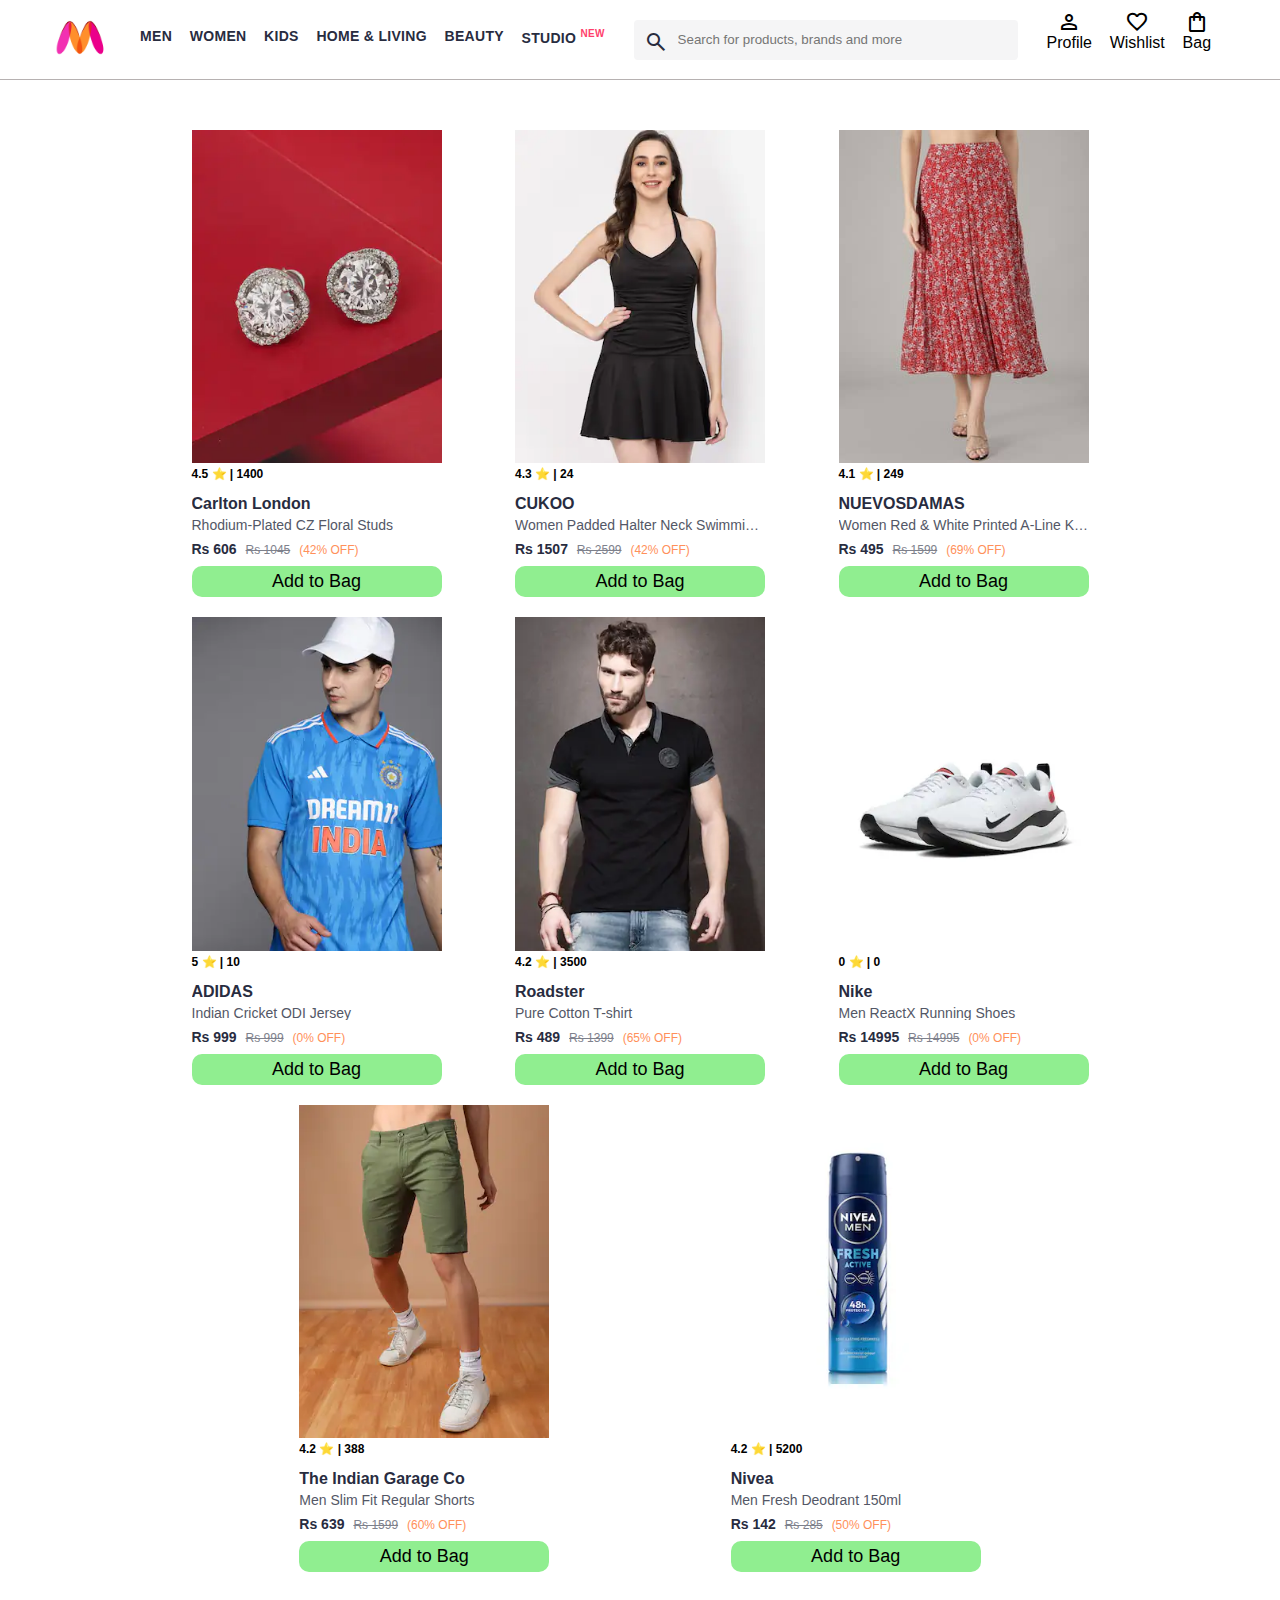
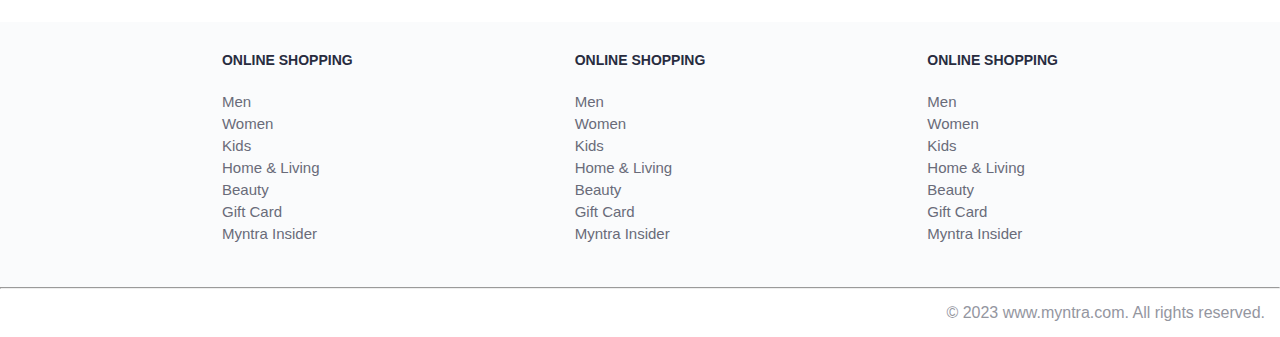
<file: 4 Myntra Functional Clone/index.html>
<!DOCTYPE html>
<html lang="en">
<head>
    <title>Myntra Functional Clone</title>
    <link rel="stylesheet" href="css/index.css">
    <link rel="stylesheet" href="https://fonts.googleapis.com/css2?family=Material+Symbols+Outlined:opsz,wght,FILL,GRAD@20..48,100..700,0..1,-50..200" />
</head>
<body>
    <header>
        <div class="logo_container">
            <a href="#"><img class="myntra_home" src="images/myntra_logo.webp" alt="Myntra Home"></a>
        </div>
        <nav class="nav_bar">
            <a href="#">Men</a>
            <a href="#">Women</a>
            <a href="#">Kids</a>
            <a href="#">Home & Living</a>
            <a href="#">Beauty</a>
            <a href="#">Studio <sup>New</sup></a>
        </nav>
        <div class="search_bar">
            <span class="material-symbols-outlined search_icon">search</span>
            <input class="search_input" placeholder="Search for products, brands and more">
        </div>
        <div class="action_bar">
            <div class="action_container">
                <span class="material-symbols-outlined action_icon">person</span>
                <span class="action_name">Profile</span>
            </div>

            <div class="action_container">
                <span class="material-symbols-outlined action_icon">favorite</span>
                <span class="action_name">Wishlist</span>
            </div>

            <a class="action_container" href="pages/bag.html">
                <span class="material-symbols-outlined action_icon">shopping_bag</span>
                <span class="action_name">Bag</span>
                <span class="bag-item-count">0</span>
            </a>
        </div>
    </header>
    <main>
        <div class="items-container">
        </div>
    </main>
    <footer>
        <div class="footer_container">
            <div class="footer_column">
                <h3>ONLINE SHOPPING</h3>

                <a href="#">Men</a>
                <a href="#">Women</a>
                <a href="#">Kids</a>
                <a href="#">Home & Living</a>
                <a href="#">Beauty</a>
                <a href="#">Gift Card</a>
                <a href="#">Myntra Insider</a>
            </div>

            <div class="footer_column">
                <h3>ONLINE SHOPPING</h3>

                <a href="#">Men</a>
                <a href="#">Women</a>
                <a href="#">Kids</a>
                <a href="#">Home & Living</a>
                <a href="#">Beauty</a>
                <a href="#">Gift Card</a>
                <a href="#">Myntra Insider</a>
            </div>

            <div class="footer_column">
                <h3>ONLINE SHOPPING</h3>

                <a href="#">Men</a>
                <a href="#">Women</a>
                <a href="#">Kids</a>
                <a href="#">Home & Living</a>
                <a href="#">Beauty</a>
                <a href="#">Gift Card</a>
                <a href="#">Myntra Insider</a>
            </div>
        </div>
        <hr>

        <div class="copyright">
            © 2023 www.myntra.com. All rights reserved.
        </div>
    </footer>
    <script src="data/items.js"></script>
    <script src="scripts/index.js"></script>
</body>
</html>
</file>
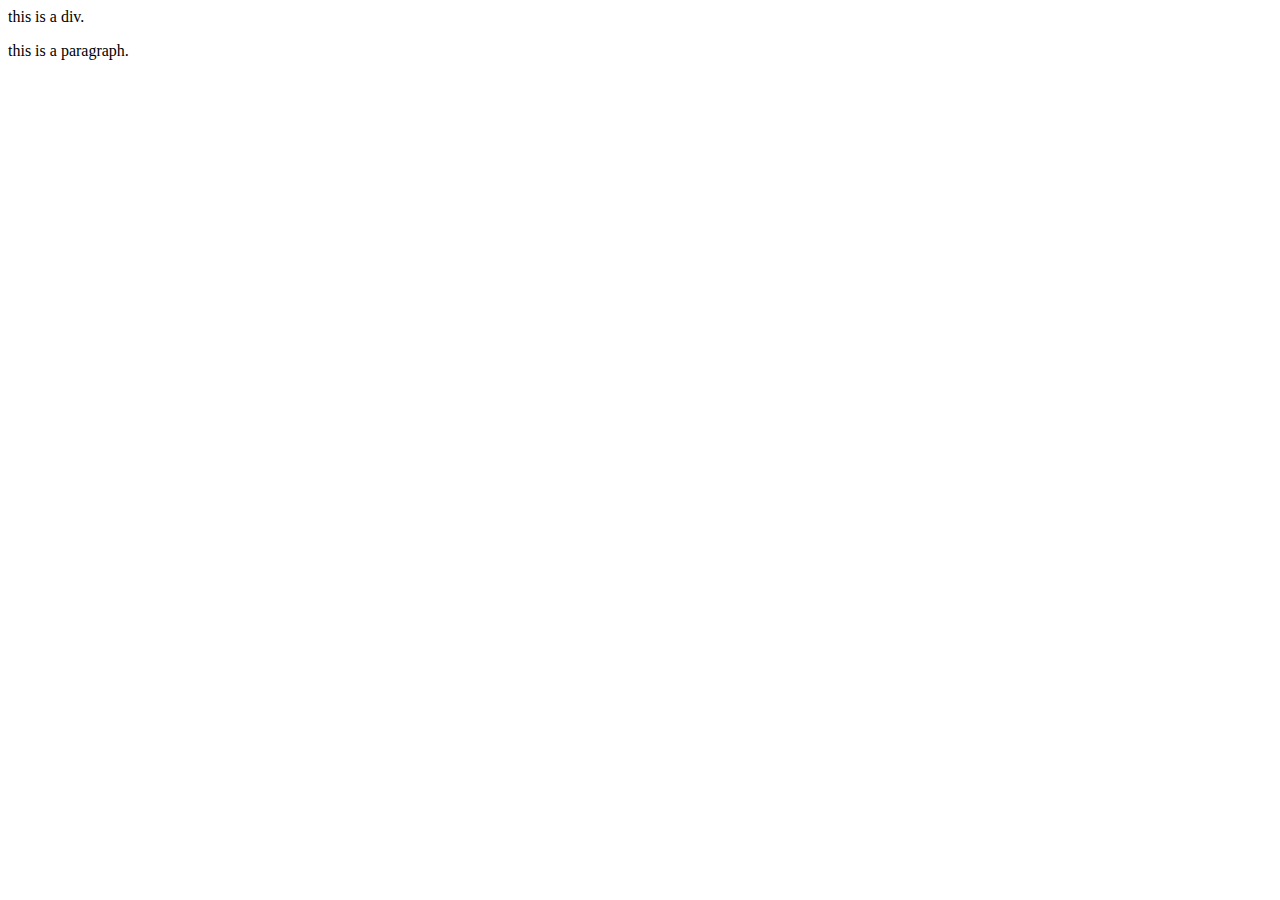
<file: 7.Chapter/index.html>
<!DOCTYPE html>
<html lang="en">

<head>
    <meta charset="UTF-8">
    <meta name="viewport" content="width=device-width, initial-scale=1.0">
    <title>Dom part 2</title>
    <link rel="stylesheet" href="style.css">
</head>

<body>

    <div id="box">this is a div.</div>
    <p class="para"> this is a paragraph.</p>




    <script src="script.js"></script>
</body>

</html>
</file>
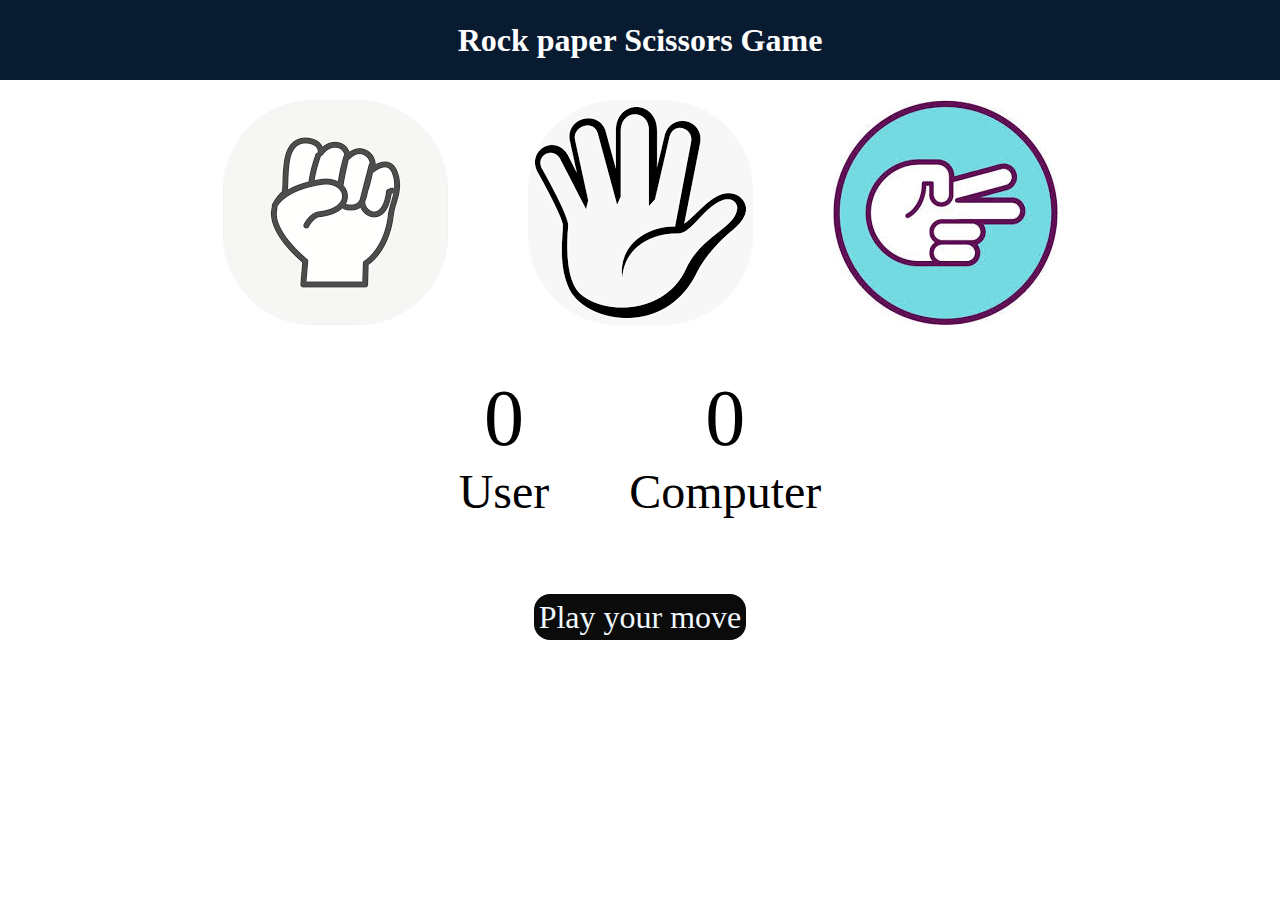
<file: 9.Chapter/index.html>
<!DOCTYPE html>
<html lang="en">

<head>
    <meta charset="UTF-8">
    <meta name="viewport" content="width=device-width, initial-scale=1.0">
    <title>Rock Paper Scissors Game</title>
    <link rel="stylesheet" href="style.css">
</head>

<body>
    <h1>Rock paper Scissors Game</h1>
    <div class="choices">
        <div class="choice" id="rock">
            <img name="rock" src="image/rock.png" alt="">
        </div>
        <div class="choice" id="paper">
            <img name="paper" src="image/paper.png" alt="">
        </div>
        <div class="choice" id="scissors">
            <img name="scissor" src="image/scissors.jpeg" alt="">
        </div>
    </div>

    <div class="score_board">
        <div class="score">
            <p id="user-score">0</p>
            <p>User</p>
        </div>
        <div class="computer-score">
            <p id="computer-score">0</p>
            <p>Computer</p>
        </div>
    </div>

    <div class="msg-container">
        <p id="msg">Play your move</p>
    </div>




    <script src="script.js"></script>
</body>

</html>
</file>
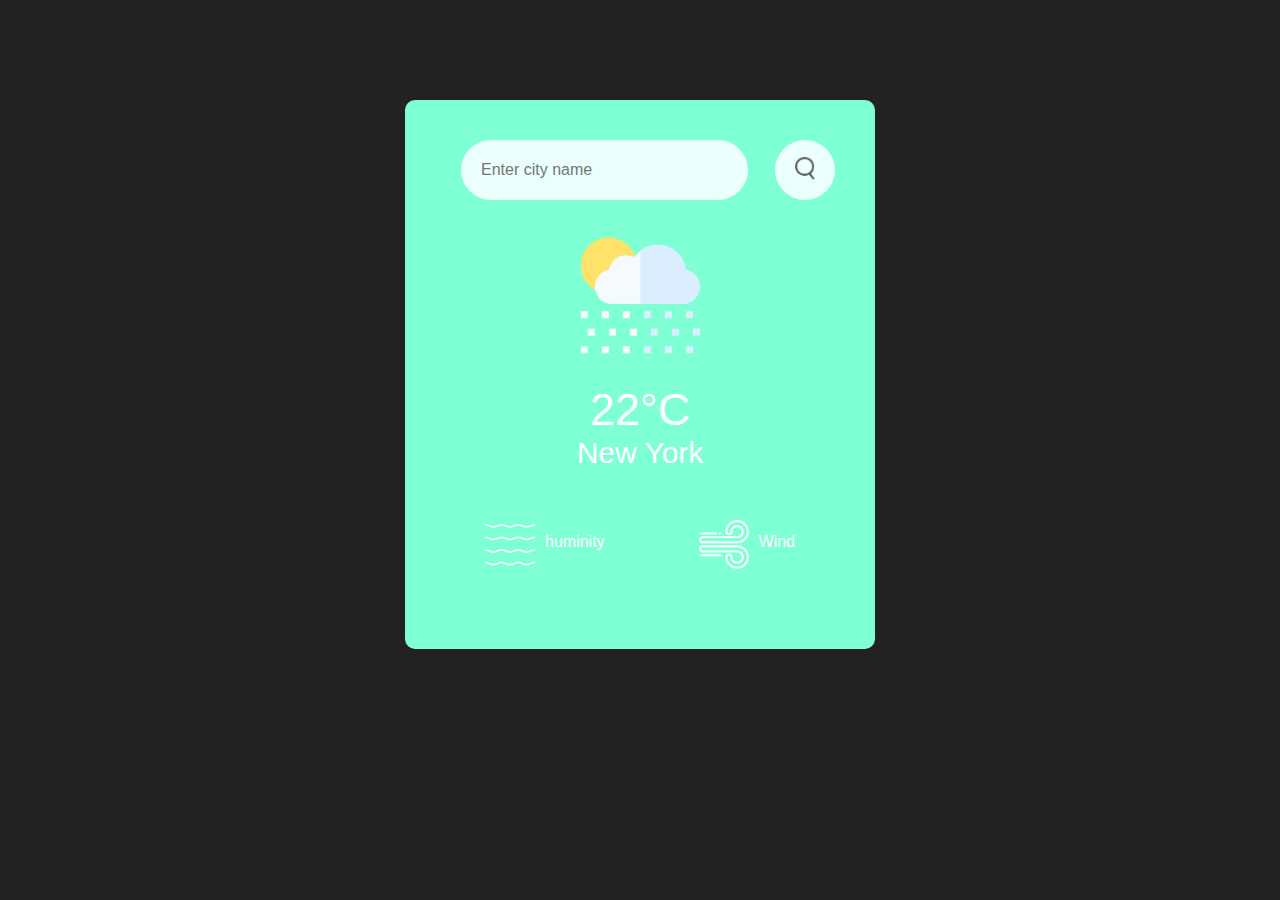
<file: Project I/index.html>
<!DOCTYPE html>
<html lang="en">

<head>
    <meta charset="UTF-8">
    <meta name="viewport" content="width=device-width, initial-scale=1.0">
    <title>Weather App</title>
    <link rel="stylesheet" href="./style.css">
</head>

<body>
    <div class="card">
        <div class="search">
            <input type="text" placeholder="Enter city name" spellcheck="false">
            <button><img src="./img/search.png"></button>
        </div>
        <div class="weather">
            <img src="./img/rain.png" class="weather-icon">
            <h1 class="temp">22°C</h1>
            <h2 class="city">New York</h2>
            <div class="details">
                <div class="col">
                    <img src="./img/humidity.png" alt="">
                    <div>
                        <p class="huminity"></p>
                        <p>huminity</p>
                    </div>
                </div>
                <div class="col">
                    <img src="./img/wind.png" alt="">
                    <div>
                        <p class="wind"></p>
                        <p>Wind</p>
                    </div>
                </div>

            </div>
        </div>

    </div>


    <script src="./script.js"></script>
</body>

</html>
</file>
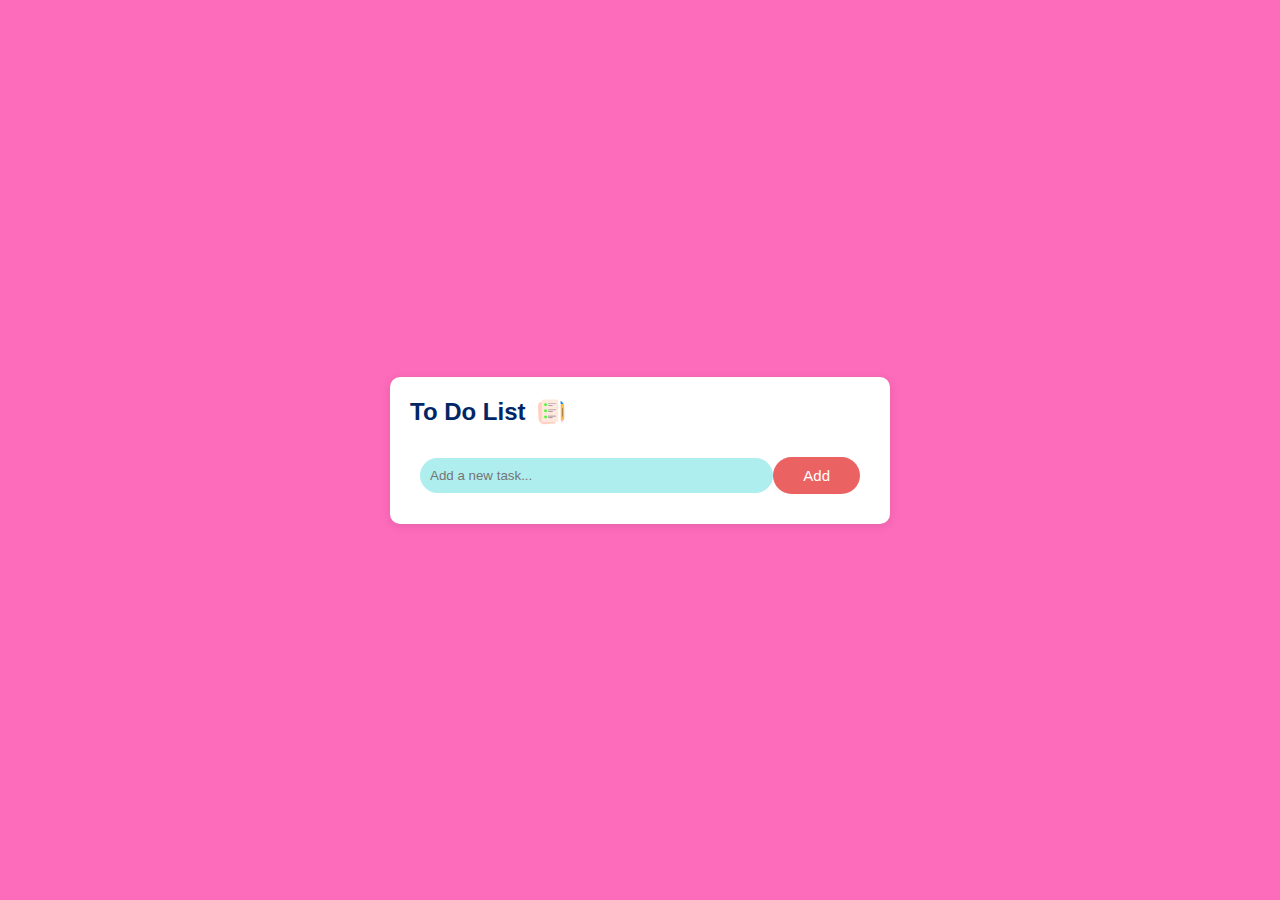
<file: Project II/index.html>
<!DOCTYPE html>
<html lang="en">
<head>
    <meta charset="UTF-8">
    <meta name="viewport" content="width=device-width, initial-scale=1.0">
    <title>To Do list </title>
    <link rel="stylesheet" href="style.css">
</head>
<body>
    <div class="container">
        <div class="to-do-app">
             <h2>To Do List <img src="image/icon.png" alt=""></h2>
             <div class="row">
                <input type="text" id="input" placeholder="Add a new task...">
                <button onclick="addTask();">Add</button>
             </div>

             <ul id="list-container">
                <!-- <li class="checked">task1</li>
                <li>task2</li>
                <li>task3</li>
             </ul> -->
        </div>
        
        
    </div>
    
    <script src="script.js"></script>
</body>
</html>
</file>
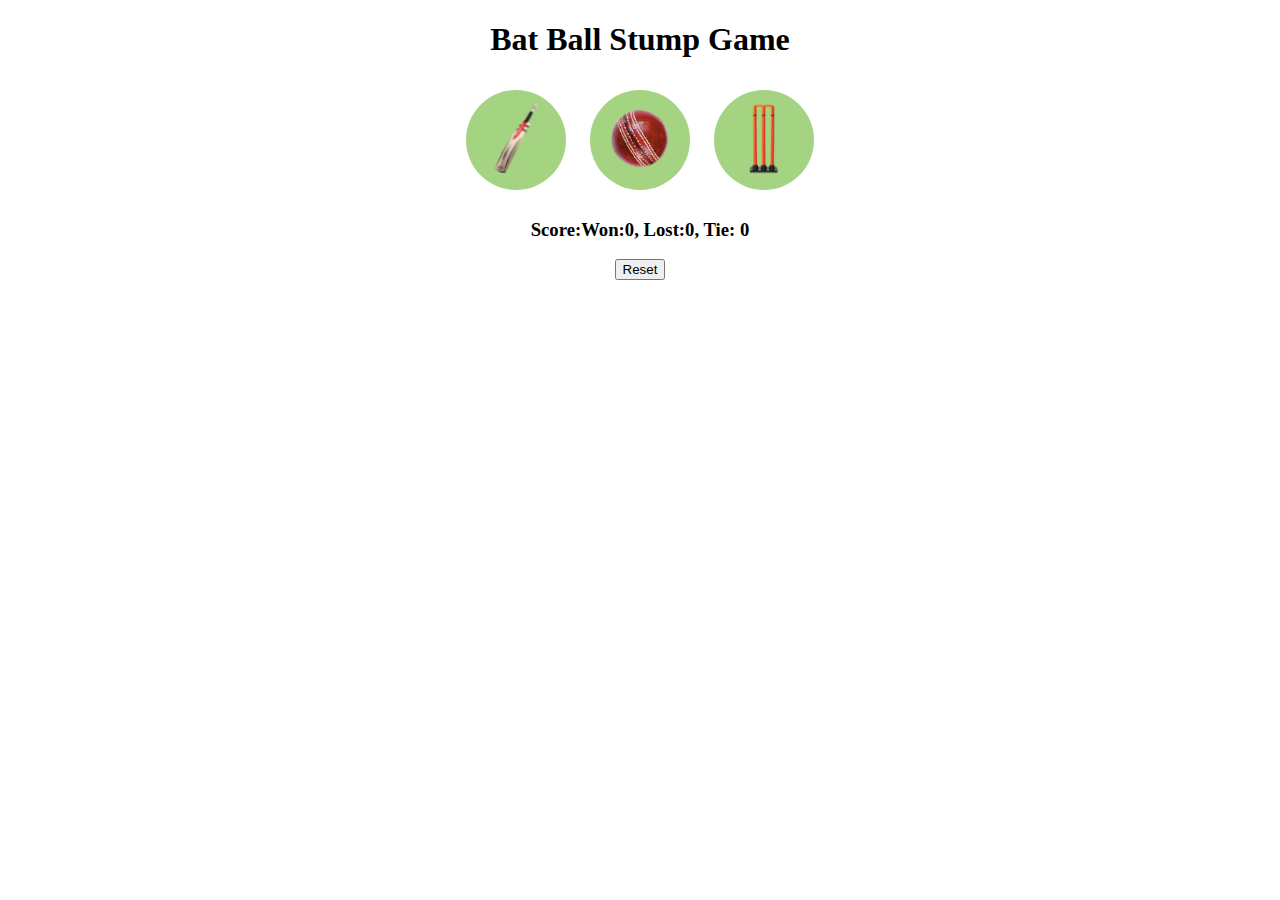
<file: 2 Cricket Game/cricket.html>
<!DOCTYPE html>
<html lang="en">
<head>
  <title>Cricket Game</title>
  <link rel="stylesheet" href="cricket.css">
</head>
<body>
  <h1>Bat Ball Stump Game</h1>

  <button class="choice-button" onclick="
  let computerChoice = generateComputerChoice();
  let resultMsg = getResult('Bat', computerChoice);
  showResult('Bat', computerChoice, resultMsg);
  ">
    <img src="images/bat.png" alt="Bat Image" class="choice-image">  
  </button>

  <button class="choice-button" onclick="
    computerChoice = generateComputerChoice();
    resultMsg = getResult('Ball', computerChoice);
    showResult('Ball', computerChoice, resultMsg);
  ">
    <img src="images/ball.png" alt="Ball Image" class="choice-image">  
  </button>

  <button class="choice-button" onclick="
    computerChoice = generateComputerChoice();
    resultMsg = getResult('Stump', computerChoice);
    showResult('Stump', computerChoice, resultMsg);
  ">
    <img src="images/stump.png" alt="Stump Image" class="choice-image">
  </button>

  <h3 id="user-move"></h3>
  <h3 id="computer-move"></h3>
  <h3 id="result"></h3>
  <h3 id="score"></h3>

  <button onclick="localStorage.clear()
      resetScore();
  ">Reset</button>

  <script>
    let scoreStr = localStorage.getItem('Score');
    let score;
    resetScore(scoreStr);

    function resetScore(scoreStr) {
      score = scoreStr ? JSON.parse(scoreStr) : {
        win: 0,
        lost: 0,
        tie: 0,
      };

      score.displayScore = function() {
        return `Score:Won:${score.win}, Lost:${score.lost}, Tie: ${score.tie}`;
      };

      showResult();
    }

    function generateComputerChoice() {
      //This will generate random number between 0 and 3
      let randomNumber = Math.random() * 3;
      if (randomNumber > 0 && randomNumber <= 1) {
        return 'Bat';
      } else if (randomNumber > 1 && randomNumber <= 2) {
        return 'Ball';
      } else {
        return 'Stump'
      }
    }

    function getResult(userMove, computerMove) {
      if (userMove === 'Bat') {
        if (computerMove === 'Ball') {
          score.win++;
          return 'User won.';
        } else if (computerMove === 'Bat') {
          score.tie++;
          return `It's a tie`;
        } else if (computerMove === 'Stump') {
          score.lost++;
          return 'Computer has won';
        }
      } else if (userMove === 'Ball') {
        if (computerMove === 'Ball') {
          score.tie++;
          return `It's a tie`;
        } else if (computerMove === 'Bat') {
          score.lost++;
          return 'Computer has won';
        } else if (computerMove === 'Stump') {
          score.win++;
          return 'User won.';
        }
      } else {
        if (computerMove === 'Ball') {
          score.lost++;
          return 'Computer has won';
        } else if (computerMove === 'Bat') {
          score.win++;
          return 'User won.';
        } else if (computerMove === 'Stump') {
          score.tie++;
          return `It's a tie`;
        }
      }
    }

    function showResult(userMove, computerMove, result) {
      localStorage.setItem('Score', JSON.stringify(score));
      
      document.querySelector('#user-move').innerText = 
        userMove ? `You have chosen ${userMove}` : '';
      
      document.querySelector('#computer-move').innerText =
        computerMove ? `Computer choice is ${computerMove}` : '';
      
      document.querySelector('#result').innerText = result || '';

      document.querySelector('#score').innerText = score.displayScore();
    }
  </script>
</body>
</html>
</file>
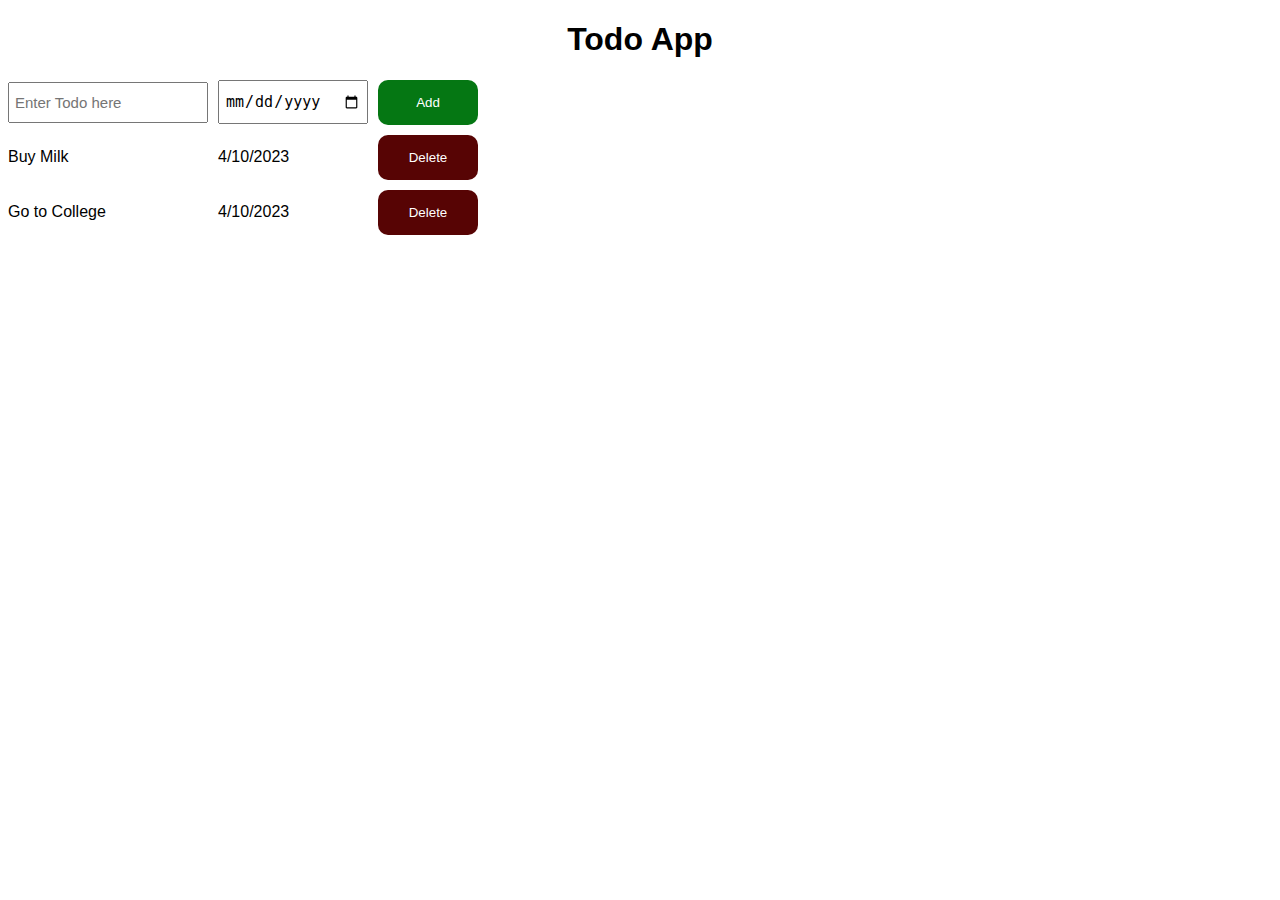
<file: 3 Todo App/todo.html>
<!DOCTYPE html>
<html lang="en">
<head>
  <link rel="stylesheet" href="todo.css">
  <title>Todo App</title>
</head>
<body>
  <h1 id="main-heading">Todo App</h1>

  <div class="grid-container">
    <input id="todo-input" type="text" placeholder="Enter Todo here">
    <input id="todo-date" type="date">
    <button class='btn-todo' onclick="addTodo();">Add</button>
  </div>

  <div class="todo-container grid-container"></div>

  <script src="todo.js"></script>
</body>
</html>
</file>
<file: 4 Myntra Functional Clone/css/index.css>
/***************** Item Page CSS **************************/
/*.action_container {
    text-decoration: none;
}
a.action_container:link {
    color:black;
}
.item-details {
    cursor: pointer;
    width: 250px;
    margin: 10px;
}
.stars {
    font-size: 12px;
    font-weight: 700;
    text-align: left;
}
.company {
    font-size: 18px;
    font-weight: 700;
    line-height: 1;
    color: #282c3f;
    margin-bottom: 6px;
    overflow: hidden;
    text-overflow: ellipsis;
    white-space: nowrap;
    margin-top: 20px;
}
.item-name {
    color: #535766;
    font-size: 16px;
    line-height: 1;
    margin-bottom: 0;
    margin-top: 0;
    overflow: hidden;
    text-overflow: ellipsis;
    white-space: nowrap;
    font-weight: 400;
    display: block;
}
.price-container {
    margin-top: 10px;
}
.current-price {
    font-size: 14px;
    font-weight: 700;
    color: #282c3f;
}
.original-price {
    text-decoration: line-through;
    color: #7e818c;
    font-weight: 400;
    margin-left: 5px;
    font-size: 12px;
}
.discount-percentage {
    color: #ff905a;
    font-weight: 400;
    font-size: 12px;
    margin-left: 5px;
}
.btn-bag {
    background-color: lightgreen;
    border: none;
    padding: 5px 15px;
    border-radius: 10px;
    width: 100%;
    margin-top: 7px;
    font-size: 20px;
    cursor: pointer;
}
.bag-items {
    background-color: #f16565;
    white-space: nowrap;
    text-align: center;
    line-height: 18px;
    padding: 0 6px;
    height: 18px;
    position: relative;
    border-radius: 50%;
    font-size: 12px;
    color: #fff;
    left: 13px;
    top: -44px;
    font-weight: 700;
    cursor: pointer;
}*/

* {
    margin: 0;
    padding: 0;
    font-family: Assistant,-apple-system,BlinkMacSystemFont,Segoe UI,Roboto,Helvetica,Arial,sans-serif;
    box-sizing: border-box;
}
header {
    display: flex;
    background-color: #ffffff;
    height: 80px;
    justify-content: space-between;
    align-items: center;
    border-bottom: 1px solid #b6b1b1;
}
.myntra_home {
    height: 45px;
}
.logo_container {
    margin-left: 4%;
}
.action_bar {
    margin-right: 4%;
}
.nav_bar {
    display: flex;
    min-width: 500px;
    justify-content: space-evenly;
}
.nav_bar a {
    font-size: 14px;
    letter-spacing: .3px;
    color: #282c3f;
    font-weight: 700;
    text-transform: uppercase;
    text-decoration: none;
    padding: 28px 0;
    border-bottom: 5px solid #ffffff;
}
.nav_bar a:hover {
    border-bottom: 4px solid #f54e77;
}

.nav_bar a sup {
    color: #ff3f6c;
    font-size: 10px;
}

.search_bar {
    height: 40px;
    min-width: 200px;
    width: 30%;
    display: flex;
    align-items: center;
}
.search_icon {
    box-sizing: content-box;
    height: 20px;
    padding: 10px;

    background-color: #f5f5f6;
    color: #282c3f;
    font-weight: 300;
    border-radius: 4px 0 0 4px;
}
.search_input {
    color: #696e79;
    background-color: #f5f5f6;
    flex-grow: 1;
    height: 40px;
    border: 0;
    border-radius: 0 4px 4px 0;
}

.action_bar {
    display: flex;
    min-width: 200px;
    justify-content: space-evenly;
}

.action_container {
    display: flex;
    flex-direction: column;
    align-items: center;
}

/* Main section */
.banner_container {
    margin: 40px 0;
}
.banner_image {
    width: 100%;
}

.category_heading {
    text-transform: uppercase;
    color: #3e4152;
    letter-spacing: .15em;
    font-size: 1.8em;
    margin: 50px 0 10px 30px;
    max-height: 5em;
    font-weight: 700;
}

.category-items, .items-container {
    width: 80%;
    margin: 50px 10%;
    display: flex;
    flex-wrap: wrap;
    justify-content: space-evenly;
}

.sale_item {
    width: 250px;
}

.footer_container {
    padding: 30px 0px 40px 0px;
    background: #FAFBFC;
    display: flex;
    justify-content: space-evenly;
}

.footer_column {
    display: flex;
    flex-direction: column;
}

.footer_column h3 {
    color: #282c3f;
    font-size: 14px;
    margin-bottom: 25px;
}

.footer_column a {
    color: #696b79;
    font-size: 15px;
    text-decoration: none;
    padding-bottom: 5px;
}

.copyright {
    color: #94969f;
    text-align: end;
    padding: 15px;
}

.items-container {
    width: 80%;
    margin: 40px 10%;
}
.item-container {
    width: 250px;
    margin: 10px;
}
.item-image {
    width: 100%;
}
.rating {
    font-size: 12px;
    font-weight: 700;
}
.company-name {
    margin-top: 15px;
    font-size: 16px;
    font-weight: 700;
    line-height: 1;
    color: #282c3f;
    margin-bottom: 6px;
    overflow: hidden;
    text-overflow: ellipsis;
    white-space: nowrap;
}
.item-name {
    color: #535766;
    font-size: 14px;
    line-height: 1;
    margin-bottom: 0;
    margin-top: 0;
    overflow: hidden;
    text-overflow: ellipsis;
    white-space: nowrap;
    font-weight: 400;
    display: block;
}
.price {
    margin-top: 10px;
    font-size: 14px;
    line-height: 15px;
    color: #282c3f;
    white-space: nowrap;
}
.current-price {
    font-size: 14px;
    font-weight: 700;
    color: #282c3f;
}
.original-price {
    text-decoration: line-through;
    color: #7e818c;
    font-weight: 400;
    margin-left: 5px;
    font-size: 12px;
}
.discount {
    color: #ff905a;
    font-weight: 400;
    font-size: 12px;
    margin-left: 5px;
}
.btn-add-bag {
    margin-top: 8px;
    font-size: 18px;
    width: 100%;
    background-color: lightgreen;
    border: none;
    padding: 5px 15px;
    border-radius: 10px;
    cursor: pointer;
}
.bag-item-count {
    background-color: #f16565;
    white-space: nowrap;
    text-align: center;
    line-height: 18px;
    padding: 0 6px;
    height: 18px;
    position: relative;
    border-radius: 50%;
    font-size: 12px;
    color: #fff;
    left: 13px;
    top: -44px;
    font-weight: 700;
    cursor: pointer;
}
.action_container {
    text-decoration: none;
}
a.action_container:link {
    color:black;
}
</file>
<file: 7.Chapter/style.css>
/* #box{
    height: 200px;
    width: 100px;
    background-color: aqua;
    border: 1px solid black;
    text-align: center;

} */

.mypara{
    background-color: aquamarine;
    color: rgb(228, 9, 9);
}

.newclass{
    background-color: rgb(8, 236, 111);
}
</file>
<file: 9.Chapter/style.css>
*{
    margin: 0;
    padding: 0;
    text-align: center;
}

h1{
    background-color: #081b31;
    color: white;
    height: 5rem;
    line-height: 5rem;
    
}
.choices{
    display: flex;
    margin-top: 20px;
    justify-content: center;
    gap: 5rem;

}
.choice{
    display: flex;
    justify-content: center;
    align-items: center;
    
}
 img{
    border-radius: 40%;
    object-fit: cover;
   
    
}
.choice:hover{
    opacity: 0.5;
    cursor: pointer;
    background-color: black;
}

.score_board{
    display: flex;
    justify-content: center;
    align-items: center;
    font-size: 3rem;
    margin-top: 3rem;
    gap: 5rem;
}
#user-score,#computer-score{
    font-size: 5rem;

}
#msg{
    background-color: rgb(12, 11, 12);
    color: aliceblue;
    font-size: 2rem;
    /* margin-top: 10rem; */
    display: inline;
    padding: 5px;
    border-radius: 1rem;

}
.msg-container{
    margin-top: 5rem;
}
</file>
<file: Project I/style.css>
* {
    margin: 0;
    padding: 0;
    box-sizing: border-box;
    font-family: Arial, Helvetica, sans-serif;
}

body {
    background: #222;
}

.card {
    width: 100%;
    max-width: 470px;
    background-color: aquamarine;
    color: white;
    margin: 100px auto 0;
    padding: 40px;
    border-radius: 10px;
    text-align: center;

}

.search {
    width: 100%;
    display: flex;
    justify-content: space-between;
    align-items: center;
}

.search input {
    border: 0;
    outline: 0;
    background-color: #ebfffc;
    color: #555;
    height: 60px;
    padding: 10px 20px;
    border-radius: 30px;
    flex: 0.9;
    margin-left: 16px;
    font-size: 16px;

}

.search button {
    border: 0;
    outline: 0;
    background-color: #ebfffc;
    height: 60px;
    width: 60px;
    border-radius: 50%;
    cursor: pointer;

}

.search button img {
    width: 20px;
}

.weather-icon {
    width: 170px;
    margin-top: 10px;
}

.weather h1 {
    font-size: 45px;
    font-weight: 500;
}

.weather h2 {
    font-size: 30px;
    font-weight: 400;
}

.details {
    display: flex;
    justify-content: space-between;
    align-items: center;
    margin-top: 10px;
    padding: 40px;
}

.col {
    display: flex;
    align-items: center;
    text-align: left;
}

.col img {
    width: 50px;
    margin-right: 10px;
}

.huminity,
.wind {
    font-size: 30px;
    margin-top: -6px;

}
</file>
<file: Project II/style.css>
*{
    margin: 0;
    padding: 0;
    font-family: sans-serif;
    box-sizing: border-box;

}
body{
    background-color: rgb(52, 52, 112);
}

.container{
    width: 100%;
    min-height:  100vh;
    display: flex;
    justify-content: center;
    align-items: center;
    background-color: rgb(253, 107, 187);
    padding: 10px;
}
.to-do-app{
    width: 100%;
    max-width: 500px;
    background-color: #fff;
    padding: 20px;
    border-radius: 10px;
    box-shadow: 0 2px 10px rgba(0, 0, 0, 0.1);

}
.to-do-app h2{
    text-align: center;
    color: #002765;
    display: flex;
    
    align-items: center;
    margin-bottom: 20px;
}
.to-do-app h2 img{
    width: 30px;
    margin-left: 10px;
    border-radius: 50%;
}
.row{
    display: flex;
    align-items: center;
    justify-content: space-between;
    padding: 10px;
    border-radius: 30px;
    /* background-color: aqua; */
}
.row input{
    flex: 1;
    padding: 10px;
    outline: none;
    border: none;
    border-radius: 20px;
    background-color: paleturquoise;
}
 button{
    border:none;
    outline: none;
    padding: 10px 30px;
    font-size: 15px;
    background-color: rgb(235, 98, 98);
    color: #fff;
    cursor: pointer;
    border-radius: 40px;
  

    border-radius: 20px;
}
ul li{
    list-style: none;
    padding: 10px 30px 20px 30px;
    font-size: 17px;
    cursor: pointer;
    position: relative;
    margin-left: 20px;
}

ul li::before{
    content: '';
    position: absolute;
    width: 28px;
    height: 28px;
    border-radius: 50%;
    background-image: url(image/unchecked.png);
    background-size: cover;
    background-position: center;
     top: 12px;
    left: -5px; 

}

ul li.checked{
    text-decoration: line-through;

}
ul li.checked::before{
    background-image: url(image/checked.png);
}

ul li span{
    position: absolute;
    right: 0;
     top: 5px;
    width: 30px;
    height: 30px;
    font-size: 16px;
    color: white;
    line-height: 30px;
    border-radius: 50%;
  background-color: rgb(231, 36, 36);
    text-align: center; 
    
    cursor: pointer;
}
ul li span:hover{
    /* background-color: rgb(255, 0, 0); */
}
</file>
<file: 2 Cricket Game/cricket.css>
body {
  text-align: center;
}

.choice-button {
  height: 100px;
  width: 100px;
  border: none;
  margin: 10px;
  background-color: rgb(164, 212, 130);
  border-radius: 50px;
  cursor: pointer;
}

.choice-image {
  height: 75px;
}
</file>
<file: 3 Todo App/todo.css>
body {
  font-family: Arial;
}

#main-heading {
  text-align: center;
}

.grid-container {
  display: grid;
  grid-template-columns: 200px 150px 100px;
  column-gap: 10px;
  row-gap: 10px;
  margin-top: 10px;
  align-items: center;
}

#todo-input, #todo-date {
  font-size: 15px;
  padding: 10px 5px;
}

.btn-delete {
  background-color: rgb(87, 4, 4);
  color: white;
  border: none;
  border-radius: 10px;
  padding: 15px 0px;
  cursor: pointer;
}

.btn-todo {
  background-color: rgb(5, 119, 19);
  color: white;
  border: none;
  border-radius: 10px;
  padding: 15px 0px;
  cursor: pointer;
}
</file>
